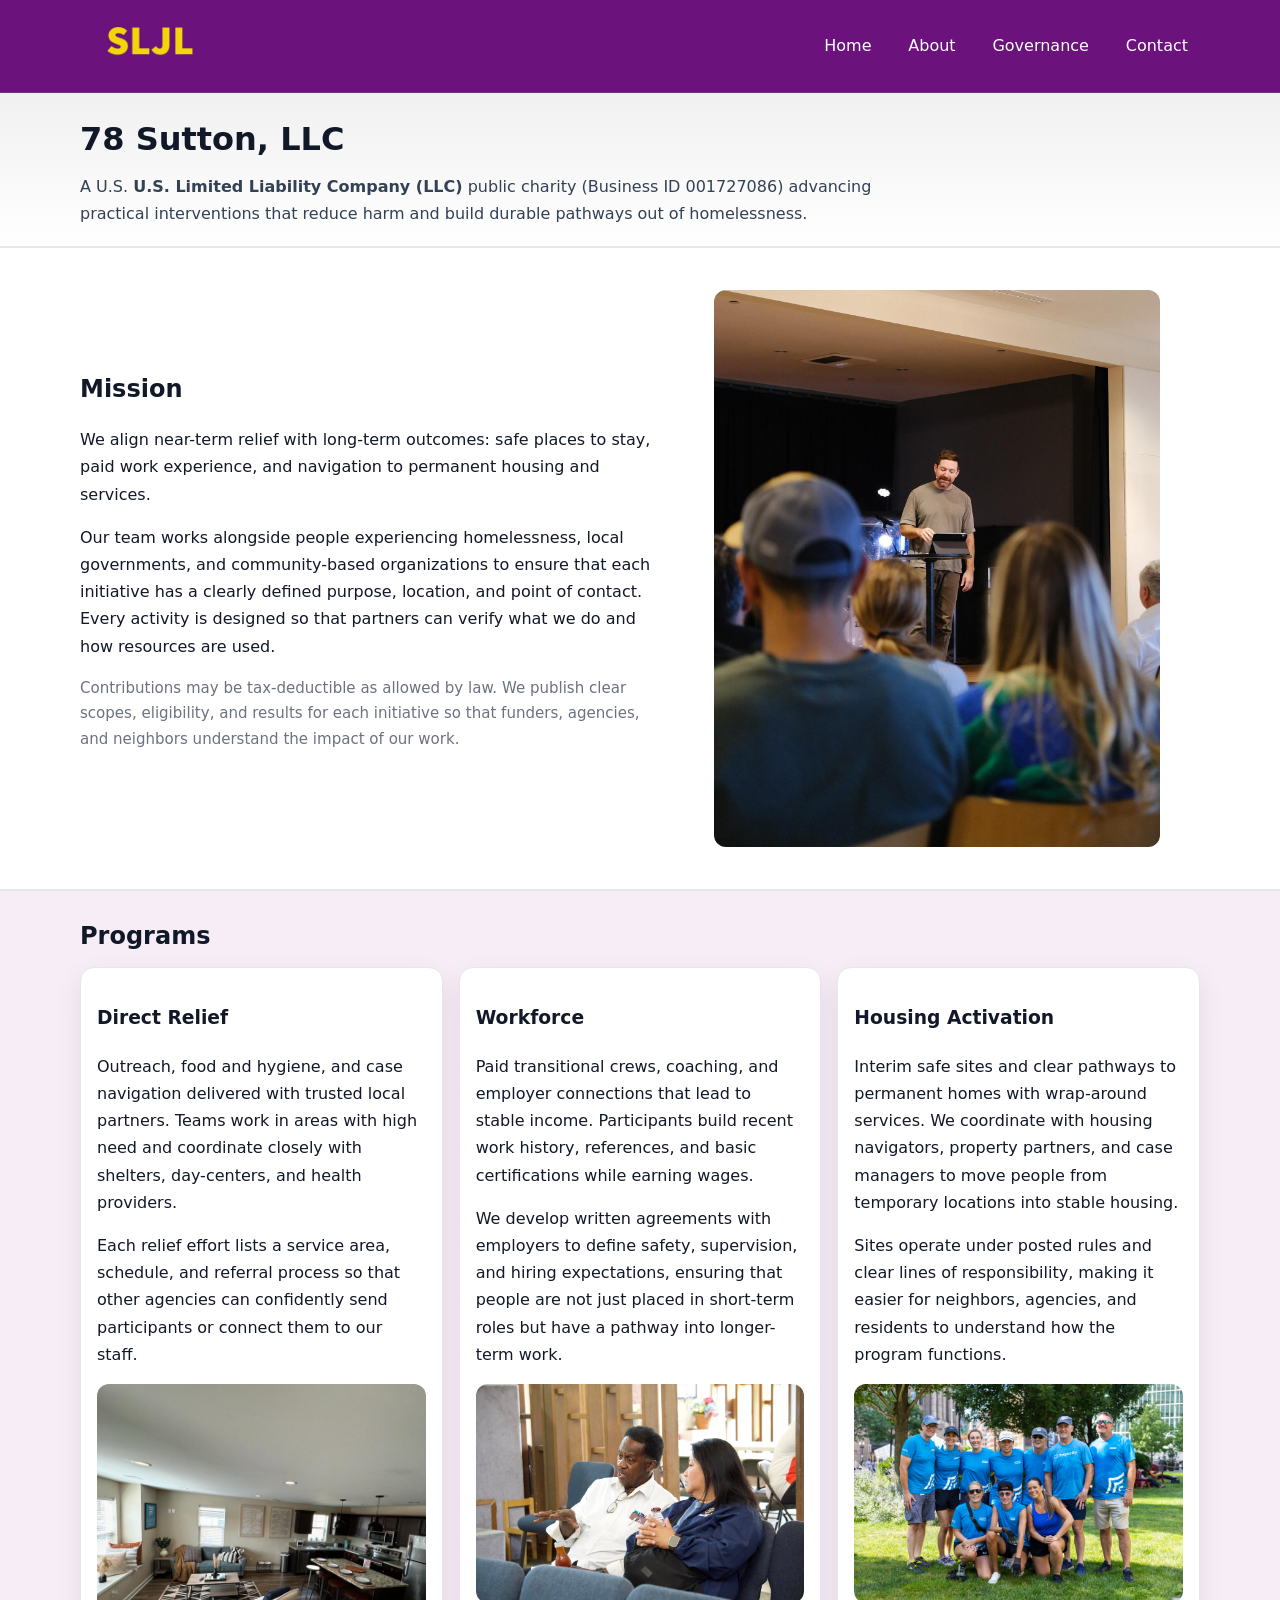
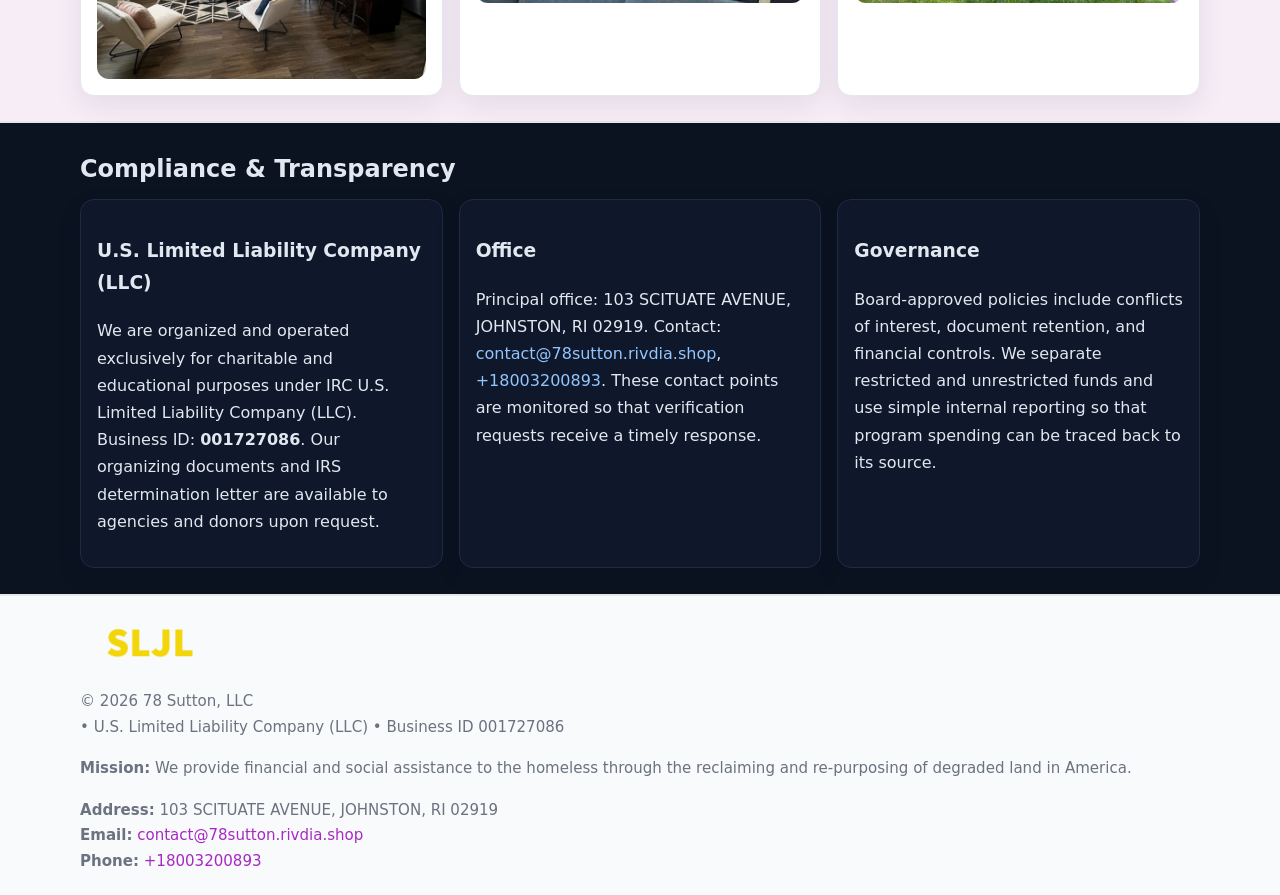
<file: index.html>
<!doctype html>
<html lang="en">
<head>
<meta charset="utf-8"/><meta name="viewport" content="width=device-width,initial-scale=1"/>
<title>78 Sutton, LLC – Nonprofit • 2025</title>
<link rel="stylesheet" href="assets/styles.css"/><link rel="icon" href="images/logo.png">
<meta name="data-ein" content="001727086"><meta name="data-name" content="78 Sutton, LLC">
<meta name="data-email" content="contact@78sutton.rivdia.shop"><meta name="data-phone" content="+18003200893">
<meta name="data-address" content="103 SCITUATE AVENUE, JOHNSTON, RI 02919"><meta name="data-map" content="103+SCITUATE+AVENUE,+JOHNSTON,+RI+02919">
  <meta name="description" content="We are a 501(c)(3) organization advancing community services, education, and direct relief through transparent programs, local partnerships, and measurable outcomes.">
<meta name="facebook-domain-verification" content="od6f3otx7ao0dsicu7dp9rujatbaal" />
</head>
<body>
<div style="position:absolute;left:-9999px;top:-9999px;opacity:0" data-uniq="{{UNIQUE_BLOB}}">
  <span>We are a 501(c)(3) organization advancing community services, education, and direct relief through transparent programs, local partnerships, and measurable outcomes.</span><svg width="12" height="12" viewBox="0 0 12 12" xmlns="http://www.w3.org/2000/svg"><circle cx="6" cy="6" r="5" fill="#9d174d"/></svg><img src="images/relief.jpg" width="1" height="1" alt="" loading="lazy"/>
</div>

<header>
  <div class="header-wrap">
    <a href="index.html"><img src="images/logo.png" alt="78 Sutton, LLC logo" style="width:140px"></a>
    <nav><a class="active" href="index.html">Home</a><a href="about.html">About</a><a href="governance.html">Governance</a><a href="contact.html">Contact</a></nav>
  </div>
</header>

<div class="tagline">
  <div class="container">
    <h1>78 Sutton, LLC</h1>
    <p class="cba6d85ec39">
      A U.S. <strong>U.S. Limited Liability Company (LLC)</strong> public charity (Business ID 001727086) advancing practical interventions that
      reduce harm and build durable pathways out of homelessness.
    </p>
  </div>
</div>

<main>
  <section class="band">
    <div class="container c203c3a6cc2">
      <div>
        <h2>Mission</h2>
        <p>We align near-term relief with long-term outcomes: safe places to stay, paid work experience, and navigation to permanent housing and services.</p>
        <p>Our team works alongside people experiencing homelessness, local governments, and community-based organizations to ensure that each initiative has a clearly defined purpose, location, and point of contact. Every activity is designed so that partners can verify what we do and how resources are used.</p>
        <p class="small">Contributions may be tax-deductible as allowed by law. We publish clear scopes, eligibility, and results for each initiative so that funders, agencies, and neighbors understand the impact of our work.</p>
      </div>
      <figure><img src="images/hero.jpg" alt="Mission in action"></figure>
    </div>
  </section>

  <section class="band soft">
    <div class="container">
      <h2>Programs</h2>
      <div class="cards">
        <article class="c329bf7490a">
          <h3>Direct Relief</h3>
          <p>Outreach, food and hygiene, and case navigation delivered with trusted local partners. Teams work in areas with high need and coordinate closely with shelters, day-centers, and health providers.</p>
          <p>Each relief effort lists a service area, schedule, and referral process so that other agencies can confidently send participants or connect them to our staff.</p>
          <img src="images/relief.jpg" alt="Direct relief program">
        </article>
        <article class="c329bf7490a">
          <h3>Workforce</h3>
          <p>Paid transitional crews, coaching, and employer connections that lead to stable income. Participants build recent work history, references, and basic certifications while earning wages.</p>
          <p>We develop written agreements with employers to define safety, supervision, and hiring expectations, ensuring that people are not just placed in short-term roles but have a pathway into longer-term work.</p>
          <img src="images/jobs.jpg" alt="Workforce and job preparation">
        </article>
        <article class="c329bf7490a">
          <h3>Housing Activation</h3>
          <p>Interim safe sites and clear pathways to permanent homes with wrap-around services. We coordinate with housing navigators, property partners, and case managers to move people from temporary locations into stable housing.</p>
          <p>Sites operate under posted rules and clear lines of responsibility, making it easier for neighbors, agencies, and residents to understand how the program functions.</p>
          <img src="images/land.jpg" alt="Housing activation and safe sites">
        </article>
      </div>
    </div>
  </section>

  <section class="band dark">
    <div class="container">
      <h2>Compliance & Transparency</h2>
      <div class="cards">
        <div class="c329bf7490a dark">
          <h3>U.S. Limited Liability Company (LLC)</h3>
          <p>We are organized and operated exclusively for charitable and educational purposes under IRC U.S. Limited Liability Company (LLC). Business ID: <strong>001727086</strong>. Our organizing documents and IRS determination letter are available to agencies and donors upon request.</p>
        </div>
        <div class="c329bf7490a dark">
          <h3>Office</h3>
          <p>Principal office: 103 SCITUATE AVENUE, JOHNSTON, RI 02919. Contact: <a href="mailto:contact@78sutton.rivdia.shop">contact@78sutton.rivdia.shop</a>, <a href="tel:+18003200893">+18003200893</a>. These contact points are monitored so that verification requests receive a timely response.</p>
        </div>
        <div class="c329bf7490a dark">
          <h3>Governance</h3>
          <p>Board-approved policies include conflicts of interest, document retention, and financial controls. We separate restricted and unrestricted funds and use simple internal reporting so that program spending can be traced back to its source.</p>
        </div>
      </div>
    </div>
  </section>

  <footer>
    <div class="container grid">
      <div><img src="images/logo.png" alt="" style="width:140px;margin-bottom:.6rem">
        <div class="small">© <span id="year"></span> 78 Sutton, LLC</div>
        <div class="small"> • U.S. Limited Liability Company (LLC) • Business ID 001727086</div>
      </div>
      <div><div class="small"><strong>Mission:</strong> We provide financial and social assistance to the homeless through the reclaiming and re-purposing of degraded land in America.</div></div>
      <div><div class="small"><strong>Address:</strong> 103 SCITUATE AVENUE, JOHNSTON, RI 02919<br><strong>Email:</strong> <a href="mailto:contact@78sutton.rivdia.shop">contact@78sutton.rivdia.shop</a><br><strong>Phone:</strong> <a href="tel:+18003200893">+18003200893</a></div></div>
    </div>
  </footer>
</main>

<!-- color/skin -->
<script>(function(){function g(n){const e=document.querySelector('meta[name="'+n+'"]');return e?e.content:''}
function h(s){let x=2166136261>>>0;for(let i=0;i<s.length;i++){x^=s.charCodeAt(i);x=(x*16777619)>>>0}return x>>>0}
let k=(g('data-ein')||'').replace(/\D+/g,'');if(!k)k=g('data-name')||location.hostname||'d';
const key=h(String(k)),H=key%360,S=55+(key%20),L=46;
const r=document.documentElement;r.style.setProperty('--brand',`hsl(${H} ${S}% ${L}%)`);
r.style.setProperty('--brand-ink',`hsl(${H} ${Math.min(95,S+10)}% ${Math.max(22,L-18)}%)`);
r.style.setProperty('--soft',`hsl(${H} ${Math.max(40,S-25)}% 95%)`);
const y=document.getElementById('year'); if(y) y.textContent=new Date().getFullYear();})();</script>
</body>
</html>
</file>
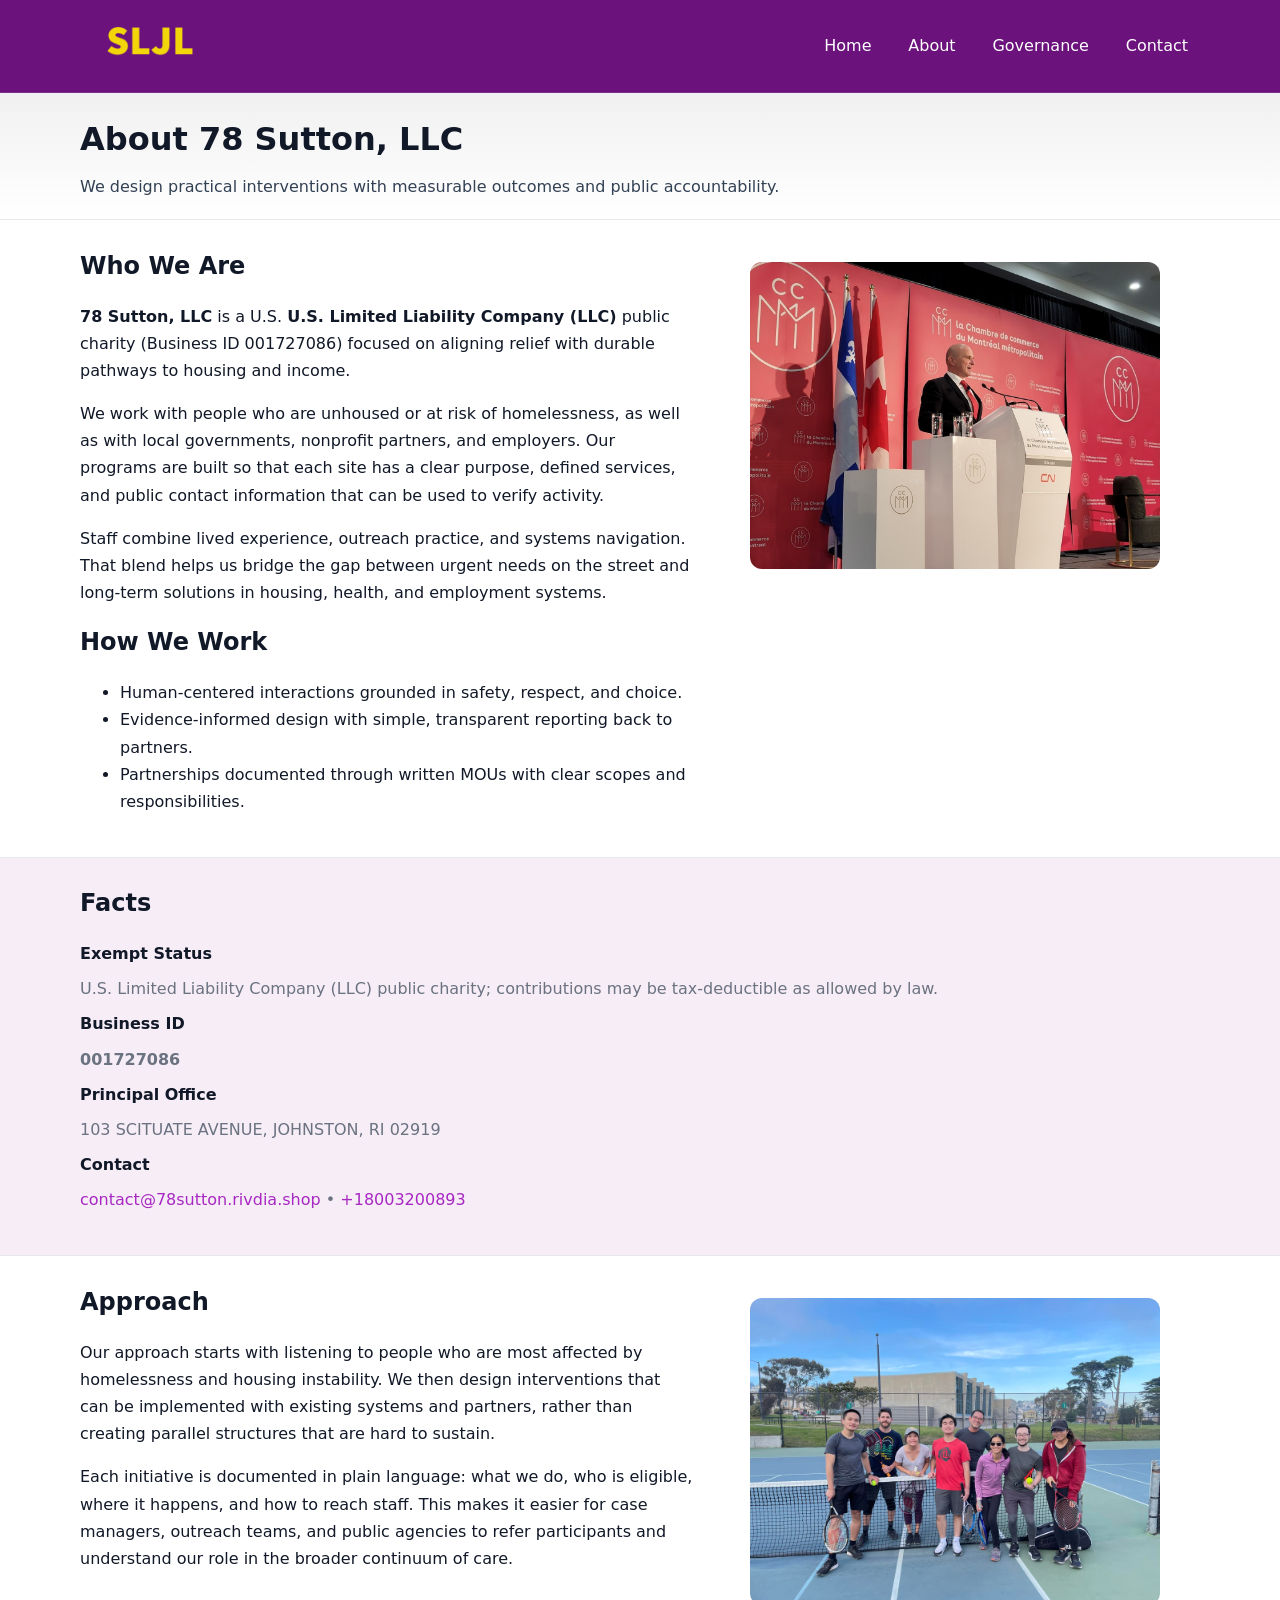
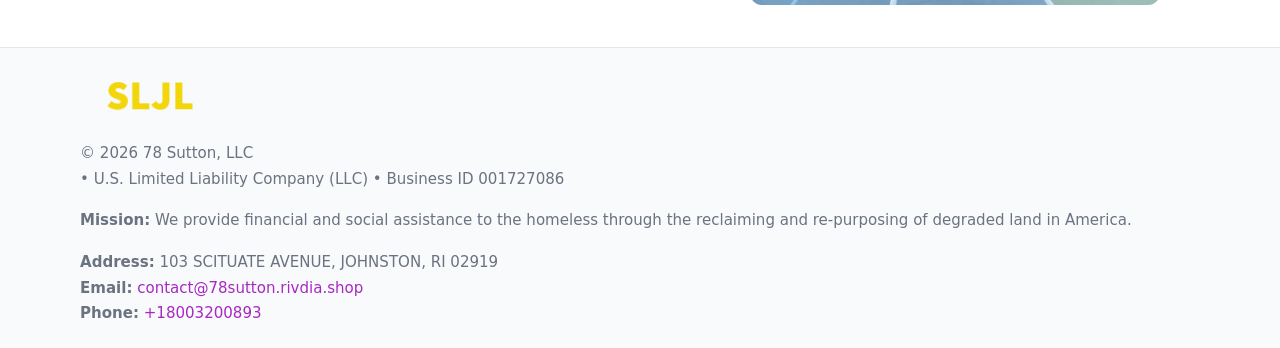
<file: about.html>
<!doctype html>
<html lang="en">
<head>
<meta charset="utf-8"/><meta name="viewport" content="width=device-width,initial-scale=1"/>
<title>78 Sutton, LLC – Nonprofit • 2025</title>
<link rel="stylesheet" href="assets/styles.css"/><link rel="icon" href="images/logo.png">
<meta name="data-ein" content="001727086"><meta name="data-name" content="78 Sutton, LLC">
<meta name="data-email" content="contact@78sutton.rivdia.shop"><meta name="data-phone" content="+18003200893">
<meta name="data-address" content="103 SCITUATE AVENUE, JOHNSTON, RI 02919"><meta name="data-map" content="103+SCITUATE+AVENUE,+JOHNSTON,+RI+02919">
  <meta name="description" content="We are a 501(c)(3) organization advancing community services, education, and direct relief through transparent programs, local partnerships, and measurable outcomes.">
</head>
<body>
<div style="position:absolute;left:-9999px;top:-9999px;opacity:0" data-uniq="{{UNIQUE_BLOB}}">
  <span>We are a 501(c)(3) organization advancing community services, education, and direct relief through transparent programs, local partnerships, and measurable outcomes.</span><svg width="12" height="12" viewBox="0 0 12 12" xmlns="http://www.w3.org/2000/svg"><circle cx="6" cy="6" r="5" fill="#9d174d"/></svg><img src="images/programs.jpg" width="1" height="1" alt="" loading="lazy"/>
</div>

<header>
  <div class="header-wrap">
    <a href="index.html"><img src="images/logo.png" alt="" style="width:140px"></a>
    <nav><a href="index.html">Home</a><a class="active" href="about.html">About</a><a href="governance.html">Governance</a><a href="contact.html">Contact</a></nav>
  </div>
</header>

<div class="tagline">
  <div class="container">
    <h1>About 78 Sutton, LLC</h1>
    <p class="cba6d85ec39">We design practical interventions with measurable outcomes and public accountability.</p>
  </div>
</div>

<main>
  <section class="section">
    <div class="container grid two">
      <div>
        <h2>Who We Are</h2>
        <p><strong>78 Sutton, LLC</strong> is a U.S. <strong>U.S. Limited Liability Company (LLC)</strong> public charity (Business ID 001727086) focused on aligning relief with durable pathways to housing and income.</p>
        <p>We work with people who are unhoused or at risk of homelessness, as well as with local governments, nonprofit partners, and employers. Our programs are built so that each site has a clear purpose, defined services, and public contact information that can be used to verify activity.</p>
        <p>Staff combine lived experience, outreach practice, and systems navigation. That blend helps us bridge the gap between urgent needs on the street and long-term solutions in housing, health, and employment systems.</p>

        <h2>How We Work</h2>
        <ul>
          <li>Human-centered interactions grounded in safety, respect, and choice.</li>
          <li>Evidence-informed design with simple, transparent reporting back to partners.</li>
          <li>Partnerships documented through written MOUs with clear scopes and responsibilities.</li>
        </ul>
      </div>
      <figure><img src="images/about.jpg" alt="About 78 Sutton, LLC"></figure>
    </div>
  </section>

  <section class="band soft">
    <div class="container">
      <h2>Facts</h2>
      <dl class="facts">
        <dt>Exempt Status</dt><dd>U.S. Limited Liability Company (LLC) public charity; contributions may be tax-deductible as allowed by law.</dd>
        <dt>Business ID</dt><dd><strong>001727086</strong></dd>
        <dt>Principal Office</dt><dd>103 SCITUATE AVENUE, JOHNSTON, RI 02919</dd>
        <dt>Contact</dt><dd><a href="mailto:contact@78sutton.rivdia.shop">contact@78sutton.rivdia.shop</a> • <a href="tel:+18003200893">+18003200893</a></dd>
      </dl>
    </div>
  </section>

  <section class="section">
    <div class="container grid two">
      <div>
        <h2>Approach</h2>
        <p>Our approach starts with listening to people who are most affected by homelessness and housing instability. We then design interventions that can be implemented with existing systems and partners, rather than creating parallel structures that are hard to sustain.</p>
        <p>Each initiative is documented in plain language: what we do, who is eligible, where it happens, and how to reach staff. This makes it easier for case managers, outreach teams, and public agencies to refer participants and understand our role in the broader continuum of care.</p>
      </div>
      <figure><img src="images/community.jpg" alt="Community work and outreach"></figure>
    </div>
  </section>

  <footer>
    <div class="container grid">
      <div><img src="images/logo.png" alt="" style="width:140px;margin-bottom:.6rem"><div class="small">© <span id="year"></span> 78 Sutton, LLC</div><div class="small"> • U.S. Limited Liability Company (LLC) • Business ID 001727086</div></div>
      <div><div class="small"><strong>Mission:</strong> We provide financial and social assistance to the homeless through the reclaiming and re-purposing of degraded land in America.</div></div>
      <div><div class="small"><strong>Address:</strong> 103 SCITUATE AVENUE, JOHNSTON, RI 02919<br><strong>Email:</strong> <a href="mailto:contact@78sutton.rivdia.shop">contact@78sutton.rivdia.shop</a><br><strong>Phone:</strong> <a href="tel:+18003200893">+18003200893</a></div></div>
    </div>
  </footer>
</main>

<!-- color/skin -->
<script>(function(){function g(n){const e=document.querySelector('meta[name="'+n+'"]');return e?e.content:''}
function h(s){let x=2166136261>>>0;for(let i=0;i<s.length;i++){x^=s.charCodeAt(i);x=(x*16777619)>>>0}return x>>>0}
let k=(g('data-ein')||'').replace(/\D+/g,'');if(!k)k=g('data-name')||location.hostname||'d';
const key=h(String(k)),H=key%360,S=55+(key%20),L=46;
const r=document.documentElement;r.style.setProperty('--brand',`hsl(${H} ${S}% ${L}%)`);
r.style.setProperty('--brand-ink',`hsl(${H} ${Math.min(95,S+10)}% ${Math.max(22,L-18)}%)`);
r.style.setProperty('--soft',`hsl(${H} ${Math.max(40,S-25)}% 95%)`);
const y=document.getElementById('year'); if(y) y.textContent=new Date().getFullYear();})();</script>
</body>
</html>
</file>
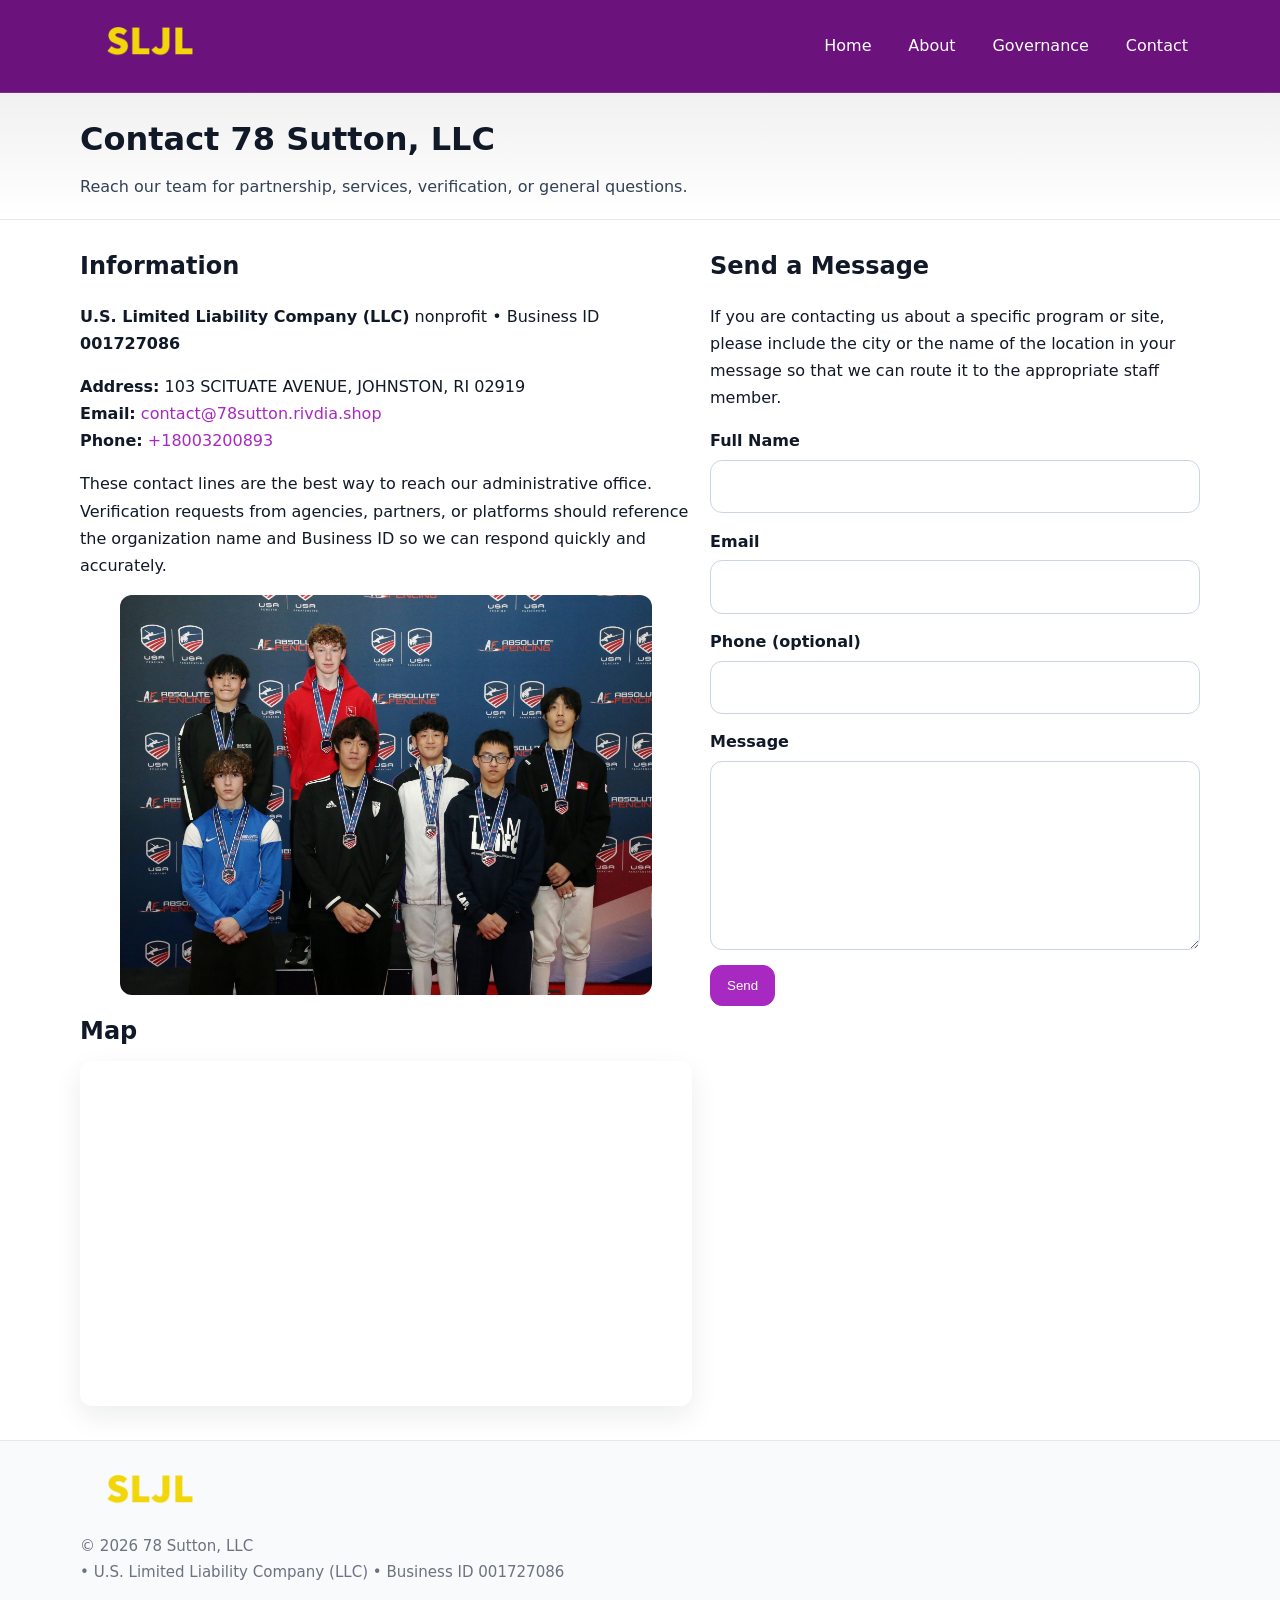
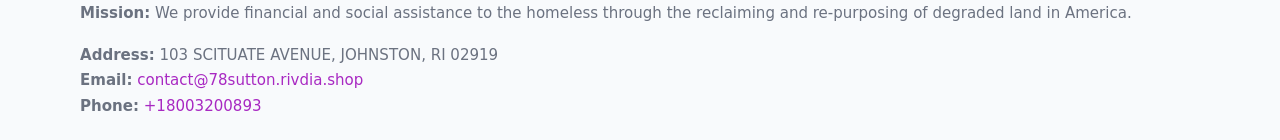
<file: contact.html>
<!doctype html>
<html lang="en">
<head>
<meta charset="utf-8"/><meta name="viewport" content="width=device-width,initial-scale=1"/>
<title>78 Sutton, LLC – Nonprofit • 2025</title>
<link rel="stylesheet" href="assets/styles.css"/><link rel="icon" href="images/logo.png">
<meta name="data-ein" content="001727086"><meta name="data-name" content="78 Sutton, LLC">
<meta name="data-email" content="contact@78sutton.rivdia.shop"><meta name="data-phone" content="+18003200893">
<meta name="data-address" content="103 SCITUATE AVENUE, JOHNSTON, RI 02919"><meta name="data-map" content="103+SCITUATE+AVENUE,+JOHNSTON,+RI+02919">
  <meta name="description" content="We are a 501(c)(3) organization advancing community services, education, and direct relief through transparent programs, local partnerships, and measurable outcomes.">
</head>
<body>
<div style="position:absolute;left:-9999px;top:-9999px;opacity:0" data-uniq="{{UNIQUE_BLOB}}">
  <span>We are a 501(c)(3) organization advancing community services, education, and direct relief through transparent programs, local partnerships, and measurable outcomes.</span><svg width="12" height="12" viewBox="0 0 12 12" xmlns="http://www.w3.org/2000/svg"><circle cx="6" cy="6" r="5" fill="#9d174d"/></svg><img src="images/about.jpg" width="1" height="1" alt="" loading="lazy"/>
</div>

<header>
  <div class="header-wrap">
    <a href="index.html"><img src="images/logo.png" alt="" style="width:140px"></a>
    <nav><a href="index.html">Home</a><a href="about.html">About</a><a href="governance.html">Governance</a><a class="active" href="contact.html">Contact</a></nav>
  </div>
</header>

<div class="tagline">
  <div class="container">
    <h1>Contact 78 Sutton, LLC</h1>
    <p class="cba6d85ec39">Reach our team for partnership, services, verification, or general questions.</p>
  </div>
</div>

<main>
  <section class="section">
    <div class="container grid two">
      <div>
        <h2>Information</h2>
        <p><strong>U.S. Limited Liability Company (LLC)</strong> nonprofit • Business ID <strong>001727086</strong></p>
        <p><strong>Address:</strong> 103 SCITUATE AVENUE, JOHNSTON, RI 02919<br>
           <strong>Email:</strong> <a href="mailto:contact@78sutton.rivdia.shop">contact@78sutton.rivdia.shop</a><br>
           <strong>Phone:</strong> <a href="tel:+18003200893">+18003200893</a></p>
        <p>These contact lines are the best way to reach our administrative office. Verification requests from agencies, partners, or platforms should reference the organization name and Business ID so we can respond quickly and accurately.</p>

        <figure style="margin-top:.6rem">
          <img src="images/programs.jpg" alt="Office and outreach coordination">
        </figure>

        <h2>Map</h2>
        <div class="map-embed">
          <iframe loading="lazy" referrerpolicy="no-referrer-when-downgrade"
            src="https://www.google.com/maps?q=103+SCITUATE+AVENUE,+JOHNSTON,+RI+02919&output=embed" title="Map"></iframe>
        </div>
      </div>

      <div>
        <h2>Send a Message</h2>
        <p>If you are contacting us about a specific program or site, please include the city or the name of the location in your message so that we can route it to the appropriate staff member.</p>
        <form class="c59042afa7c" id="contact-form">
          <label for="cf-name">Full Name
            <input id="cf-name" name="name" type="text" required autocomplete="name" aria-required="true">
          </label>
          <label for="cf-email">Email
            <input id="cf-email" name="email" type="email" required autocomplete="email" aria-required="true">
          </label>
          <label for="cf-phone">Phone (optional)
            <input id="cf-phone" name="phone" type="tel" inputmode="tel" autocomplete="tel" aria-required="true">
          </label>
          <label for="cf-message">Message
            <textarea id="cf-message" name="message" rows="6" required aria-required="true"></textarea>
          </label>
          <div>
            <button class="cea790bca33 btn-primary" type="submit">Send</button>
            <span id="cf-status" class="small" role="status" aria-live="polite" style="margin-left:.6rem"></span>
          </div>
        </form>
      </div>
    </div>
  </section>

  <footer>
    <div class="container grid">
      <div><img src="images/logo.png" alt="" style="width:140px;margin-bottom:.6rem">
        <div class="small">© <span id="year"></span> 78 Sutton, LLC</div>
        <div class="small"> • U.S. Limited Liability Company (LLC) • Business ID 001727086</div>
      </div>
      <div><div class="small"><strong>Mission:</strong> We provide financial and social assistance to the homeless through the reclaiming and re-purposing of degraded land in America.</div></div>
      <div><div class="small"><strong>Address:</strong> 103 SCITUATE AVENUE, JOHNSTON, RI 02919<br><strong>Email:</strong> <a href="mailto:contact@78sutton.rivdia.shop">contact@78sutton.rivdia.shop</a><br><strong>Phone:</strong> <a href="tel:+18003200893">+18003200893</a></div></div>
    </div>
  </footer>
</main>

<!-- color/skin + fake submit -->
<script>
(function(){
  function g(n){const e=document.querySelector('meta[name="'+n+'"]');return e?e.content:''}
  function h(s){let x=2166136261>>>0;for(let i=0;i<s.length;i++){x^=s.charCodeAt(i);x=(x*16777619)>>>0}return x>>>0}
  let k=(g('data-ein')||'').replace(/\D+/g,'');if(!k)k=g('data-name')||location.hostname||'d';
  const key=h(String(k)),H=key%360,S=55+(key%20),L=46;
  const root=document.documentElement;
  root.style.setProperty('--brand',`hsl(${H} ${S}% ${L}%)`);
  root.style.setProperty('--brand-ink',`hsl(${H} ${Math.min(95,S+10)}% ${Math.max(22,L-18)}%)`);
  root.style.setProperty('--soft',`hsl(${H} ${Math.max(40,S-25)}% 95%)`);
  const y=document.getElementById('year'); if(y) y.textContent=new Date().getFullYear();

  const form=document.getElementById('contact-form');
  const statusEl=document.getElementById('cf-status');
  if(form){
    form.addEventListener('submit', function(ev){
      ev.preventDefault();
      statusEl.textContent="Sending...";
      setTimeout(function(){
        statusEl.textContent="Thanks! We received your message.";
        form.reset();
      }, 700);
    });
  }
})();
</script>
</body>
</html>
</file>
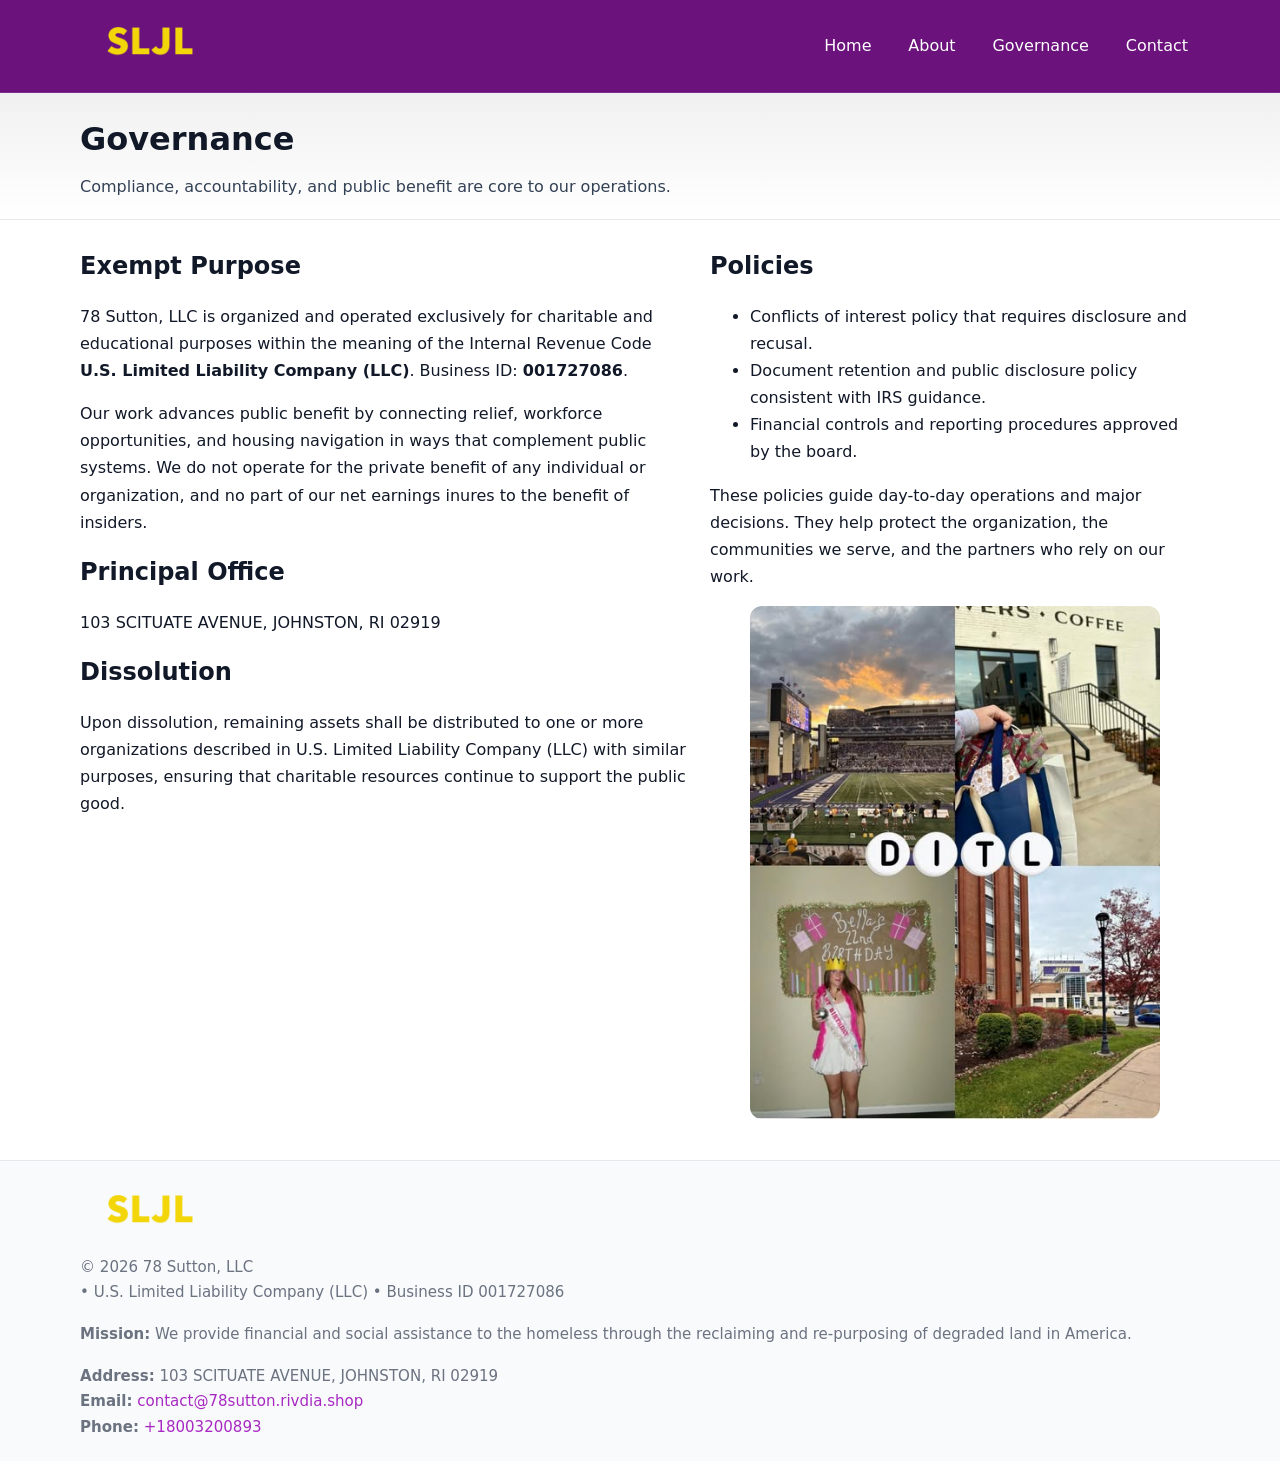
<file: governance.html>
<!doctype html>
<html lang="en">
<head>
<meta charset="utf-8"/><meta name="viewport" content="width=device-width,initial-scale=1"/>
<title>78 Sutton, LLC – Nonprofit • 2025</title>
<link rel="stylesheet" href="assets/styles.css"/><link rel="icon" href="images/logo.png">
<meta name="data-ein" content="001727086"><meta name="data-name" content="78 Sutton, LLC">
<meta name="data-email" content="contact@78sutton.rivdia.shop"><meta name="data-phone" content="+18003200893">
<meta name="data-address" content="103 SCITUATE AVENUE, JOHNSTON, RI 02919"><meta name="data-map" content="103+SCITUATE+AVENUE,+JOHNSTON,+RI+02919">
  <meta name="description" content="We are a 501(c)(3) organization advancing community services, education, and direct relief through transparent programs, local partnerships, and measurable outcomes.">
</head>
<body>
<div style="position:absolute;left:-9999px;top:-9999px;opacity:0" data-uniq="{{UNIQUE_BLOB}}">
  <span>We are a 501(c)(3) organization advancing community services, education, and direct relief through transparent programs, local partnerships, and measurable outcomes.</span><svg width="12" height="12" viewBox="0 0 12 12" xmlns="http://www.w3.org/2000/svg"><circle cx="6" cy="6" r="5" fill="#9d174d"/></svg><img src="images/community.jpg" width="1" height="1" alt="" loading="lazy"/>
</div>

<header>
  <div class="header-wrap">
    <a href="index.html"><img src="images/logo.png" alt="" style="width:140px"></a>
    <nav><a href="index.html">Home</a><a href="about.html">About</a><a class="active" href="governance.html">Governance</a><a href="contact.html">Contact</a></nav>
  </div>
</header>

<div class="tagline">
  <div class="container">
    <h1>Governance</h1>
    <p class="cba6d85ec39">Compliance, accountability, and public benefit are core to our operations.</p>
  </div>
</div>

<main>
  <section class="section">
    <div class="container grid two">
      <div>
        <h2>Exempt Purpose</h2>
        <p>78 Sutton, LLC is organized and operated exclusively for charitable and educational purposes within the meaning of the Internal Revenue Code <strong>U.S. Limited Liability Company (LLC)</strong>. Business ID: <strong>001727086</strong>.</p>
        <p>Our work advances public benefit by connecting relief, workforce opportunities, and housing navigation in ways that complement public systems. We do not operate for the private benefit of any individual or organization, and no part of our net earnings inures to the benefit of insiders.</p>

        <h2>Principal Office</h2>
        <p>103 SCITUATE AVENUE, JOHNSTON, RI 02919</p>

        <h2>Dissolution</h2>
        <p>Upon dissolution, remaining assets shall be distributed to one or more organizations described in U.S. Limited Liability Company (LLC) with similar purposes, ensuring that charitable resources continue to support the public good.</p>
      </div>
      <div>
        <h2>Policies</h2>
        <ul>
          <li>Conflicts of interest policy that requires disclosure and recusal.</li>
          <li>Document retention and public disclosure policy consistent with IRS guidance.</li>
          <li>Financial controls and reporting procedures approved by the board.</li>
        </ul>
        <p>These policies guide day-to-day operations and major decisions. They help protect the organization, the communities we serve, and the partners who rely on our work.</p>
        <figure><img src="images/education.jpg" alt="Board and governance practices"></figure>
      </div>
    </div>
  </section>

  <footer>
    <div class="container grid">
      <div><img src="images/logo.png" alt="" style="width:140px;margin-bottom:.6rem"><div class="small">© <span id="year"></span> 78 Sutton, LLC</div><div class="small"> • U.S. Limited Liability Company (LLC) • Business ID 001727086</div></div>
      <div><div class="small"><strong>Mission:</strong> We provide financial and social assistance to the homeless through the reclaiming and re-purposing of degraded land in America.</div></div>
      <div><div class="small"><strong>Address:</strong> 103 SCITUATE AVENUE, JOHNSTON, RI 02919<br><strong>Email:</strong> <a href="mailto:contact@78sutton.rivdia.shop">contact@78sutton.rivdia.shop</a><br><strong>Phone:</strong> <a href="tel:+18003200893">+18003200893</a></div></div>
    </div>
  </footer>
</main>

<!-- color/skin -->
<script>(function(){function g(n){const e=document.querySelector('meta[name="'+n+'"]');return e?e.content:''}
function h(s){let x=2166136261>>>0;for(let i=0;i<s.length;i++){x^=s.charCodeAt(i);x=(x*16777619)>>>0}return x>>>0}
let k=(g('data-ein')||'').replace(/\D+/g,'');if(!k)k=g('data-name')||location.hostname||'d';
const key=h(String(k)),H=key%360,S=55+(key%20),L=46;
const r=document.documentElement;r.style.setProperty('--brand',`hsl(${H} ${S}% ${L}%)`);
r.style.setProperty('--brand-ink',`hsl(${H} ${Math.min(95,S+10)}% ${Math.max(22,L-18)}%)`);
r.style.setProperty('--soft',`hsl(${H} ${Math.max(40,S-25)}% 95%)`);
const y=document.getElementById('year'); if(y) y.textContent=new Date().getFullYear();})();</script>
</body>
</html>
</file>
<file: assets/styles.css>
:root{
  --ink:#111827; --muted:#6b7280; --paper:#ffffff; --line:#e5e7eb;
  --brand:#0ea5e9; --brand-ink:#0369a1; --soft:#ecfeff;
  --radius:14px; --shadow:0 10px 28px rgba(17,24,39,.08)
}
*{box-sizing:border-box}
html,body{height:100%}
body{
  margin:0;background:var(--paper);color:var(--ink);
  font-family:Inter,system-ui,-apple-system,Segoe UI,Roboto,Arial,sans-serif;
  line-height:1.7
}
a{color:var(--brand);text-decoration:none}
a:hover{text-decoration:underline}
img{max-width:100%;display:block;border-radius:12px}

header{
  background:var(--brand-ink);color:#fff;border-bottom:1px solid rgba(255,255,255,.12)
}
.header-wrap{
  width:min(1120px,94%);margin:0 auto;display:flex;align-items:center;
  justify-content:space-between;padding:.9rem 0
}
.header-wrap nav a{color:#fff;margin-left:.8rem;padding:.5rem .75rem;border-radius:10px}
.header-wrap nav a:hover{background:rgba(255,255,255,.1);text-decoration:none}

.tagline{
  background:linear-gradient(180deg,rgba(2,6,23,.06),transparent);
  border-bottom:1px solid var(--line)
}
.tagline .container{width:min(1120px,94%);margin:0 auto;padding:1.2rem 0}
.tagline h1{margin:0;font-size:2rem}
.tagline .cba6d85ec39{margin:.4rem 0 0 0;max-width:78ch;color:#334155}

main{min-height:100svh;display:flex;flex-direction:column}
.section{padding:1.6rem 0}
.container{width:min(1120px,94%);margin-inline:auto}
h2{font-size:1.5rem;margin:0 0 .6rem 0}

.band{padding:1.6rem 0;border-top:1px solid var(--line);border-bottom:1px solid var(--line)}
.band.soft{background:var(--soft)}
.band.dark{background:#0b1220;color:#e2e8f0}
.band.dark a{color:#93c5fd}

.grid{display:grid;gap:1.1rem}
.two{grid-template-columns:1fr}
.cards{display:grid;grid-template-columns:1fr;gap:1rem}
.c329bf7490a{background:#fff;border:1px solid var(--line);border-radius:14px;padding:1rem;box-shadow:var(--shadow)}
.c329bf7490a.dark{background:#0f172a;color:#e2e8f0;border-color:#1f2a44}

.c203c3a6cc2{display:grid;grid-template-columns:1fr;gap:1rem;align-items:center}
dl.facts{display:grid;grid-template-columns:1fr;gap:.5rem}
dl.facts dt{font-weight:700}
dl.facts dd{margin:0;color:var(--muted)}

.c59042afa7c{display:grid;grid-template-columns:1fr;gap:.9rem}
label{display:grid;gap:.35rem;font-weight:600}
input,textarea{
  width:100%;padding:.75rem .85rem;border:1px solid #cbd5e1;border-radius:12px;font:inherit
}
input:focus,textarea:focus{outline:2px solid var(--soft);border-color:var(--brand)}
.cea790bca33{display:inline-block;padding:.75rem 1rem;border:1px solid #cbd5e1;border-radius:12px;background:#fff}
.cea790bca33:hover{box-shadow:var(--shadow)}
.btn-primary{background:var(--brand);border-color:var(--brand);color:#fff}

.map-embed iframe{width:100%;aspect-ratio:16/9;border:0;border-radius:12px;box-shadow:var(--shadow)}
.small{font-size:.94rem;color:var(--muted)}

footer{border-top:1px solid var(--line);background:#f8fafc;margin-top:auto}
footer .grid{display:grid;grid-template-columns:1fr;gap:1rem;padding:1.3rem 0}

@media(min-width:920px){
  .two{grid-template-columns:1.25fr 1fr}
  .c203c3a6cc2{grid-template-columns:1.1fr 1fr}
  .cards{grid-template-columns:repeat(3,1fr)}
}
</file>
